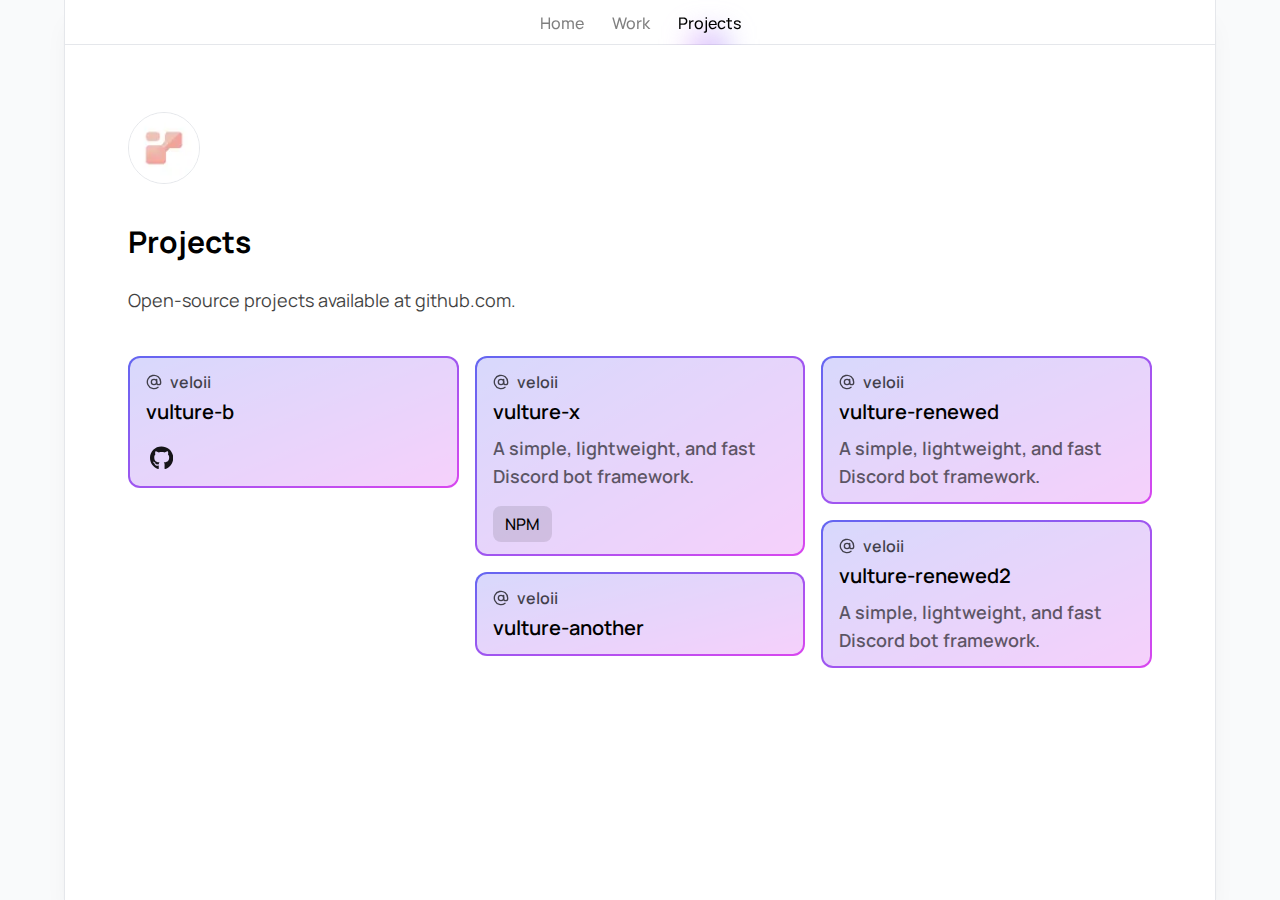
<file: projects/index.html>
<!DOCTYPE html><html lang="en"><head><meta charset="UTF-8"><meta name="description" content="Astro description"><meta name="viewport" content="width=device-width"><link rel="icon" type="image/svg+xml" href="/favicon.svg"><meta name="generator" content="Astro v3.2.2"><title>Welcome to Astro.</title><meta name="astro-view-transitions-enabled" content="true"><meta name="astro-view-transitions-fallback" content="animate"><link rel="stylesheet" href="/_astro/index.4e927d5f.css" />
<style>@keyframes astroFadeInOut{0%{opacity:1}to{opacity:0}}@keyframes astroFadeIn{0%{opacity:0}}@keyframes astroFadeOut{to{opacity:0}}@keyframes astroSlideFromRight{0%{transform:translate(100%)}}@keyframes astroSlideFromLeft{0%{transform:translate(-100%)}}@keyframes astroSlideToRight{to{transform:translate(100%)}}@keyframes astroSlideToLeft{to{transform:translate(-100%)}}@media (prefers-reduced-motion){::view-transition-group(*),::view-transition-old(*),::view-transition-new(*){animation:none!important}[data-astro-transition-scope]{animation:none!important}}
</style><script type="module" src="/_astro/hoisted.4c254732.js"></script><style>[data-astro-transition-scope="astro-7g36kj3v-1"] { view-transition-name: vulture-b; }</style><style>[data-astro-transition-scope="astro-7g36kj3v-2"] { view-transition-name: vulture-x; }</style><style>[data-astro-transition-scope="astro-7g36kj3v-3"] { view-transition-name: vulture-another; }</style><style>[data-astro-transition-scope="astro-7g36kj3v-4"] { view-transition-name: vulture-renewed; }</style><style>[data-astro-transition-scope="astro-7g36kj3v-5"] { view-transition-name: vulture-renewed2; }</style><style>[data-astro-transition-scope="astro-p2otjhr2-6"] { view-transition-name: nav-key-; }</style><style>[data-astro-transition-scope="astro-p2otjhr2-7"] { view-transition-name: nav-key-_work; }</style><style>[data-astro-transition-scope="astro-p2otjhr2-8"] { view-transition-name: nav-key-_projects; }</style><style>[data-astro-transition-scope="astro-rvgpfvqh-9"] { view-transition-name: nav-key; }</style></head><body class="dark:bg-black bg-gray-50 flex justify-center dark:text-white"><main class="max-w-6xl flex justify-center w-full min-h-screen dark:bg-neutral-950 bg-white shadow-xl shadow-black/5 border-x dark:border-x-neutral-800"><div class="max-w-5xl space-y-8 xl:px-0 lg:px-5 md:px-10 px-5 w-full pb-24"><div id="header-root" class="left-0 w-full z-50 fixed rounded-full transition-all duration-500 ease-in-out" data-astro-cid-526kr6un><div id="header-wrapper" class="p-[1px] max-w-6xl mx-auto transition-all duration-500 ease-in-out overflow-hidden" data-astro-cid-526kr6un><div id="header" class="flex-row text-base justify-center font-medium dark:text-white/50 text-black/50 items-center px-8 flex gap-7 border-b dark:border-b-neutral-800 h-11 duration-500 transition-all ease-in-out" data-astro-cid-526kr6un><div class="relative h-full flex flex-col justify-center" data-astro-cid-526kr6un><a href="/" role="button" aria-label="Navigate to Home" class="cursor-pointer z-20 relative dark:text-white/50 text-black/50" data-astro-cid-526kr6un data-astro-transition-scope="astro-p2otjhr2-6">Home</a></div><div class="relative h-full flex flex-col justify-center" data-astro-cid-526kr6un><a href="/work/" role="button" aria-label="Navigate to Work" class="cursor-pointer z-20 relative dark:text-white/50 text-black/50" data-astro-cid-526kr6un data-astro-transition-scope="astro-p2otjhr2-7">Work</a></div><div class="relative h-full flex flex-col justify-center" data-astro-cid-526kr6un><a href="/projects/" role="button" aria-label="Navigate to Projects" class="cursor-pointer z-20 relative dark:text-white text-black" data-astro-cid-526kr6un data-astro-transition-scope="astro-p2otjhr2-8">Projects</a><div class="h-[45px] left-[-50px] bottom-[-1px] w-[calc(100%+100px)] absolute pointer-events-none z-10 overflow-hidden" data-astro-cid-526kr6un data-astro-transition-scope="astro-rvgpfvqh-9"><div class="bg-gradient-to-l dark:from-primary-600 dark:to-accent-600 from-primary-400 to-accent-400 blur-lg -bottom-5 absolute w-6 left-1/2 -translate-x-1/2 h-7" data-astro-cid-526kr6un></div></div></div></div></div></div><div class="pt-12"></div><div class="flex-col flex gap-10"><div><img src="/_astro/icon.ac4c6b6b_ZWcczO.webp" alt="Icon" class="rounded-full mb-10 dark:border-0 border" width="72" height="72" loading="lazy" decoding="async"><h2>Projects</h2><p class="text-lg mt-6 leading-8 max-w-2xl opacity-75">Open-source projects available at github.com.</p></div><div class="columns-xs gap-4"><div class="w-full pb-4"><div class="rounded-xl p-[2px] overflow-hidden bg-gradient-to-br from-primary-500 to-accent-500" data-astro-transition-scope="astro-7g36kj3v-1"><div class="rounded-[10px] py-3 px-4 bg-white/75 dark:bg-black/75"><div class="flex gap-2 items-center mb-1 opacity-70"><svg viewBox="0 0 24 24" class="h-4" astro-icon="feather:at-sign"><g fill="none" stroke="currentColor" stroke-linecap="round" stroke-linejoin="round" stroke-width="2"><circle cx="12" cy="12" r="4"/><path d="M16 8v5a3 3 0 0 0 6 0v-1a10 10 0 1 0-3.92 7.94"/></g></svg><p class="font-semibold">veloii</p></div><span class="font-semibold text-xl">vulture-b</span><div class="flex justify-between mt-4"><div class="flex gap-4 p-1"><a class="inline-flex items-center rounded-lg text-base font-medium dark:text-white text-black transition-opacity opacity-90 hover:opacity-70" href="https://example.com" target="_blank"><svg viewBox="0 0 496 512" class="h-6" astro-icon="fa-brands:github"><path fill="currentColor" d="M165.9 397.4c0 2-2.3 3.6-5.2 3.6-3.3.3-5.6-1.3-5.6-3.6 0-2 2.3-3.6 5.2-3.6 3-.3 5.6 1.3 5.6 3.6zm-31.1-4.5c-.7 2 1.3 4.3 4.3 4.9 2.6 1 5.6 0 6.2-2s-1.3-4.3-4.3-5.2c-2.6-.7-5.5.3-6.2 2.3zm44.2-1.7c-2.9.7-4.9 2.6-4.6 4.9.3 2 2.9 3.3 5.9 2.6 2.9-.7 4.9-2.6 4.6-4.6-.3-1.9-3-3.2-5.9-2.9zM244.8 8C106.1 8 0 113.3 0 252c0 110.9 69.8 205.8 169.5 239.2 12.8 2.3 17.3-5.6 17.3-12.1 0-6.2-.3-40.4-.3-61.4 0 0-70 15-84.7-29.8 0 0-11.4-29.1-27.8-36.6 0 0-22.9-15.7 1.6-15.4 0 0 24.9 2 38.6 25.8 21.9 38.6 58.6 27.5 72.9 20.9 2.3-16 8.8-27.1 16-33.7-55.9-6.2-112.3-14.3-112.3-110.5 0-27.5 7.6-41.3 23.6-58.9-2.6-6.5-11.1-33.3 2.6-67.9 20.9-6.5 69 27 69 27 20-5.6 41.5-8.5 62.8-8.5s42.8 2.9 62.8 8.5c0 0 48.1-33.6 69-27 13.7 34.7 5.2 61.4 2.6 67.9 16 17.7 25.8 31.5 25.8 58.9 0 96.5-58.9 104.2-114.8 110.5 9.2 7.9 17 22.9 17 46.4 0 33.7-.3 75.4-.3 83.6 0 6.5 4.6 14.4 17.3 12.1C428.2 457.8 496 362.9 496 252 496 113.3 383.5 8 244.8 8zM97.2 352.9c-1.3 1-1 3.3.7 5.2 1.6 1.6 3.9 2.3 5.2 1 1.3-1 1-3.3-.7-5.2-1.6-1.6-3.9-2.3-5.2-1zm-10.8-8.1c-.7 1.3.3 2.9 2.3 3.9 1.6 1 3.6.7 4.3-.7.7-1.3-.3-2.9-2.3-3.9-2-.6-3.6-.3-4.3.7zm32.4 35.6c-1.6 1.3-1 4.3 1.3 6.2 2.3 2.3 5.2 2.6 6.5 1 1.3-1.3.7-4.3-1.3-6.2-2.2-2.3-5.2-2.6-6.5-1zm-11.4-14.7c-1.6 1-1.6 3.6 0 5.9 1.6 2.3 4.3 3.3 5.6 2.3 1.6-1.3 1.6-3.9 0-6.2-1.4-2.3-4-3.3-5.6-2z"/></svg></a></div></div></div></div></div><div class="w-full pb-4"><div class="rounded-xl p-[2px] overflow-hidden bg-gradient-to-br from-primary-500 to-accent-500" data-astro-transition-scope="astro-7g36kj3v-2"><div class="rounded-[10px] py-3 px-4 bg-white/75 dark:bg-black/75"><div class="flex gap-2 items-center mb-1 opacity-70"><svg viewBox="0 0 24 24" class="h-4" astro-icon="feather:at-sign"><g fill="none" stroke="currentColor" stroke-linecap="round" stroke-linejoin="round" stroke-width="2"><circle cx="12" cy="12" r="4"/><path d="M16 8v5a3 3 0 0 0 6 0v-1a10 10 0 1 0-3.92 7.94"/></g></svg><p class="font-semibold">veloii</p></div><span class="font-semibold text-xl">vulture-x</span><p class="text-lg pt-2 font-semibold opacity-60">A simple, lightweight, and fast Discord bot framework.</p><div class="flex justify-between mt-4"><div class="flex gap-2"><a class="inline-flex items-center px-3 py-1.5 text-base font-medium dark:bg-white/10 dark:hover:bg-white/20 dark:text-white bg-black/10 hover:bg-black/20 text-black transition-colors false rounded-lg" href="https://example.com" target="_blank">NPM</a></div><div class="flex gap-4 p-1"></div></div></div></div></div><div class="w-full pb-4"><div class="rounded-xl p-[2px] overflow-hidden bg-gradient-to-br from-primary-500 to-accent-500" data-astro-transition-scope="astro-7g36kj3v-3"><div class="rounded-[10px] py-3 px-4 bg-white/75 dark:bg-black/75"><div class="flex gap-2 items-center mb-1 opacity-70"><svg viewBox="0 0 24 24" class="h-4" astro-icon="feather:at-sign"><g fill="none" stroke="currentColor" stroke-linecap="round" stroke-linejoin="round" stroke-width="2"><circle cx="12" cy="12" r="4"/><path d="M16 8v5a3 3 0 0 0 6 0v-1a10 10 0 1 0-3.92 7.94"/></g></svg><p class="font-semibold">veloii</p></div><span class="font-semibold text-xl">vulture-another</span></div></div></div><div class="w-full pb-4"><div class="rounded-xl p-[2px] overflow-hidden bg-gradient-to-br from-primary-500 to-accent-500" data-astro-transition-scope="astro-7g36kj3v-4"><div class="rounded-[10px] py-3 px-4 bg-white/75 dark:bg-black/75"><div class="flex gap-2 items-center mb-1 opacity-70"><svg viewBox="0 0 24 24" class="h-4" astro-icon="feather:at-sign"><g fill="none" stroke="currentColor" stroke-linecap="round" stroke-linejoin="round" stroke-width="2"><circle cx="12" cy="12" r="4"/><path d="M16 8v5a3 3 0 0 0 6 0v-1a10 10 0 1 0-3.92 7.94"/></g></svg><p class="font-semibold">veloii</p></div><span class="font-semibold text-xl">vulture-renewed</span><p class="text-lg pt-2 font-semibold opacity-60">A simple, lightweight, and fast Discord bot framework.</p></div></div></div><div class="w-full pb-4"><div class="rounded-xl p-[2px] overflow-hidden bg-gradient-to-br from-primary-500 to-accent-500" data-astro-transition-scope="astro-7g36kj3v-5"><div class="rounded-[10px] py-3 px-4 bg-white/75 dark:bg-black/75"><div class="flex gap-2 items-center mb-1 opacity-70"><svg viewBox="0 0 24 24" class="h-4" astro-icon="feather:at-sign"><g fill="none" stroke="currentColor" stroke-linecap="round" stroke-linejoin="round" stroke-width="2"><circle cx="12" cy="12" r="4"/><path d="M16 8v5a3 3 0 0 0 6 0v-1a10 10 0 1 0-3.92 7.94"/></g></svg><p class="font-semibold">veloii</p></div><span class="font-semibold text-xl">vulture-renewed2</span><p class="text-lg pt-2 font-semibold opacity-60">A simple, lightweight, and fast Discord bot framework.</p></div></div></div></div></div></div></main></body></html>
</file>
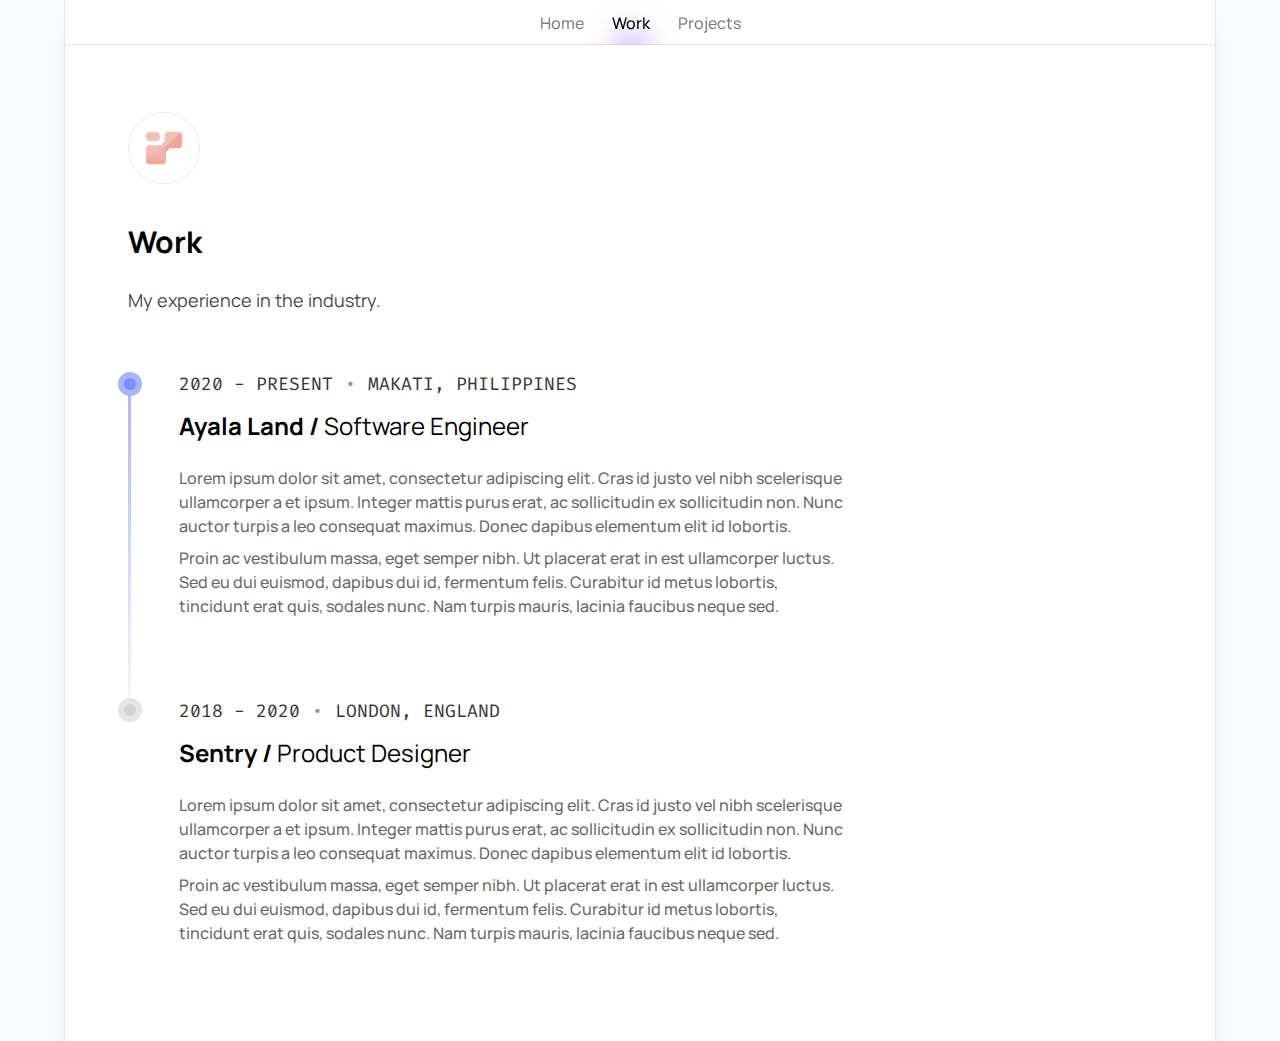
<file: work/index.html>
<!DOCTYPE html><html lang="en"><head><meta charset="UTF-8"><meta name="description" content="Astro description"><meta name="viewport" content="width=device-width"><link rel="icon" type="image/svg+xml" href="/favicon.svg"><meta name="generator" content="Astro v3.2.2"><title>Welcome to Astro.</title><meta name="astro-view-transitions-enabled" content="true"><meta name="astro-view-transitions-fallback" content="animate"><link rel="stylesheet" href="/_astro/index.4e927d5f.css" />
<style>@keyframes astroFadeInOut{0%{opacity:1}to{opacity:0}}@keyframes astroFadeIn{0%{opacity:0}}@keyframes astroFadeOut{to{opacity:0}}@keyframes astroSlideFromRight{0%{transform:translate(100%)}}@keyframes astroSlideFromLeft{0%{transform:translate(-100%)}}@keyframes astroSlideToRight{to{transform:translate(100%)}}@keyframes astroSlideToLeft{to{transform:translate(-100%)}}@media (prefers-reduced-motion){::view-transition-group(*),::view-transition-old(*),::view-transition-new(*){animation:none!important}[data-astro-transition-scope]{animation:none!important}}
</style><script type="module" src="/_astro/hoisted.4c254732.js"></script><style>[data-astro-transition-scope="astro-p2otjhr2-1"] { view-transition-name: nav-key-; }</style><style>[data-astro-transition-scope="astro-p2otjhr2-2"] { view-transition-name: nav-key-_work; }</style><style>[data-astro-transition-scope="astro-rvgpfvqh-3"] { view-transition-name: nav-key; }</style><style>[data-astro-transition-scope="astro-p2otjhr2-4"] { view-transition-name: nav-key-_projects; }</style></head><body class="dark:bg-black bg-gray-50 flex justify-center dark:text-white"><main class="max-w-6xl flex justify-center w-full min-h-screen dark:bg-neutral-950 bg-white shadow-xl shadow-black/5 border-x dark:border-x-neutral-800"><div class="max-w-5xl space-y-8 xl:px-0 lg:px-5 md:px-10 px-5 w-full pb-24"><div id="header-root" class="left-0 w-full z-50 fixed rounded-full transition-all duration-500 ease-in-out" data-astro-cid-526kr6un><div id="header-wrapper" class="p-[1px] max-w-6xl mx-auto transition-all duration-500 ease-in-out overflow-hidden" data-astro-cid-526kr6un><div id="header" class="flex-row text-base justify-center font-medium dark:text-white/50 text-black/50 items-center px-8 flex gap-7 border-b dark:border-b-neutral-800 h-11 duration-500 transition-all ease-in-out" data-astro-cid-526kr6un><div class="relative h-full flex flex-col justify-center" data-astro-cid-526kr6un><a href="/" role="button" aria-label="Navigate to Home" class="cursor-pointer z-20 relative dark:text-white/50 text-black/50" data-astro-cid-526kr6un data-astro-transition-scope="astro-p2otjhr2-1">Home</a></div><div class="relative h-full flex flex-col justify-center" data-astro-cid-526kr6un><a href="/work/" role="button" aria-label="Navigate to Work" class="cursor-pointer z-20 relative dark:text-white text-black" data-astro-cid-526kr6un data-astro-transition-scope="astro-p2otjhr2-2">Work</a><div class="h-[45px] left-[-50px] bottom-[-1px] w-[calc(100%+100px)] absolute pointer-events-none z-10 overflow-hidden" data-astro-cid-526kr6un data-astro-transition-scope="astro-rvgpfvqh-3"><div class="bg-gradient-to-l dark:from-primary-600 dark:to-accent-600 from-primary-400 to-accent-400 blur-lg -bottom-5 absolute w-6 left-1/2 -translate-x-1/2 h-7" data-astro-cid-526kr6un></div></div></div><div class="relative h-full flex flex-col justify-center" data-astro-cid-526kr6un><a href="/projects/" role="button" aria-label="Navigate to Projects" class="cursor-pointer z-20 relative dark:text-white/50 text-black/50" data-astro-cid-526kr6un data-astro-transition-scope="astro-p2otjhr2-4">Projects</a></div></div></div></div><div class="pt-12"></div><div class="flex-col flex gap-10"><div><img src="/_astro/icon.ac4c6b6b_ZWcczO.webp" alt="Icon" class="rounded-full mb-10 dark:border-0 border" width="72" height="72" loading="lazy" decoding="async"><h2>Work</h2><p class="text-lg mt-6 leading-8 max-w-2xl opacity-75">My experience in the industry.</p></div><div class="pt-4"><div class="flex gap-6 md:gap-12 relative"><div class="flex-grow min-w-[3px] max-w-[3px] flex justify-center items-start from-primary-300 to-neutral-100 dark:from-primary-900 dark:to-neutral-800 bg-gradient-to-b"><div class="h-6 w-6 absolute rounded-full grid place-content-center bg-primary-300 dark:bg-primary-900"><div class="h-3 w-3 rounded-full bg-primary-400 dark:bg-primary-500"></div></div></div><div class="pb-20"><h5 class="font-mono font-normal text-sm sm:text-base md:text-lg mt-[.1rem] uppercase md:-mt-[.1rem] mb-3 opacity-80">2020 - Present<span class="opacity-50 mx-3">•</span>Makati, Philippines</h5><div class="md:block hidden"><h3 class="font-normal"><span class="font-bold">Ayala Land / </span>Software Engineer</h3></div><div class="md:hidden"><h3 class="font-normal"><span class="font-bold">Ayala Land</span></h3><h3 class="font-normal">Software Engineer</h3></div><div class="space-y-2 max-w-2xl opacity-60 font-medium pt-6"><p>Lorem ipsum dolor sit amet, consectetur adipiscing elit. Cras id justo vel nibh scelerisque ullamcorper a et ipsum. Integer mattis purus erat, ac sollicitudin ex sollicitudin non. Nunc auctor turpis a leo consequat maximus. Donec dapibus elementum elit id lobortis.</p><p>Proin ac vestibulum massa, eget semper nibh. Ut placerat erat in est ullamcorper luctus. Sed eu dui euismod, dapibus dui id, fermentum felis. Curabitur id metus lobortis, tincidunt erat quis, sodales nunc. Nam turpis mauris, lacinia faucibus neque sed.</p></div></div></div><div class="flex gap-6 md:gap-12 relative"><div class="flex-grow min-w-[3px] max-w-[3px] flex justify-center items-start"><div class="h-6 w-6 absolute rounded-full grid place-content-center dark:bg-neutral-800 bg-neutral-200"><div class="h-3 w-3 rounded-full dark:bg-neutral-700 bg-neutral-300"></div></div></div><div><h5 class="font-mono font-normal text-sm sm:text-base md:text-lg mt-[.1rem] uppercase md:-mt-[.1rem] mb-3 opacity-80">2018 - 2020<span class="opacity-50 mx-3">•</span>London, England</h5><div class="md:block hidden"><h3 class="font-normal"><span class="font-bold">Sentry / </span>Product Designer</h3></div><div class="md:hidden"><h3 class="font-normal"><span class="font-bold">Sentry</span></h3><h3 class="font-normal">Product Designer</h3></div><div class="space-y-2 max-w-2xl opacity-60 font-medium pt-6"><p>Lorem ipsum dolor sit amet, consectetur adipiscing elit. Cras id justo vel nibh scelerisque ullamcorper a et ipsum. Integer mattis purus erat, ac sollicitudin ex sollicitudin non. Nunc auctor turpis a leo consequat maximus. Donec dapibus elementum elit id lobortis.</p><p>Proin ac vestibulum massa, eget semper nibh. Ut placerat erat in est ullamcorper luctus. Sed eu dui euismod, dapibus dui id, fermentum felis. Curabitur id metus lobortis, tincidunt erat quis, sodales nunc. Nam turpis mauris, lacinia faucibus neque sed.</p></div></div></div></div></div></div></main></body></html>
</file>
<file: _astro/index.4e927d5f.css>
@font-face{font-family:Manrope;font-style:normal;font-display:swap;font-weight:200;src:url(/_astro/manrope-latin-200-normal.30e5bf94.woff2) format("woff2"),url(/_astro/manrope-latin-200-normal.73984a06.woff) format("woff")}@font-face{font-family:Manrope;font-style:normal;font-display:swap;font-weight:300;src:url(/_astro/manrope-latin-300-normal.ec58e8aa.woff2) format("woff2"),url(/_astro/manrope-latin-300-normal.be5fb229.woff) format("woff")}@font-face{font-family:Manrope;font-style:normal;font-display:swap;font-weight:400;src:url(/_astro/manrope-latin-400-normal.87b933c1.woff2) format("woff2"),url(/_astro/manrope-latin-400-normal.b90aafb6.woff) format("woff")}@font-face{font-family:Manrope;font-style:normal;font-display:swap;font-weight:500;src:url(/_astro/manrope-latin-500-normal.43974f76.woff2) format("woff2"),url(/_astro/manrope-latin-500-normal.5489162c.woff) format("woff")}@font-face{font-family:Manrope;font-style:normal;font-display:swap;font-weight:600;src:url(/_astro/manrope-latin-600-normal.4b52f2bf.woff2) format("woff2"),url(/_astro/manrope-latin-600-normal.348168aa.woff) format("woff")}@font-face{font-family:Manrope;font-style:normal;font-display:swap;font-weight:700;src:url(/_astro/manrope-latin-700-normal.a97cf33c.woff2) format("woff2"),url(/_astro/manrope-latin-700-normal.368315fd.woff) format("woff")}@font-face{font-family:Manrope;font-style:normal;font-display:swap;font-weight:800;src:url(/_astro/manrope-latin-800-normal.2c93dbed.woff2) format("woff2"),url(/_astro/manrope-latin-800-normal.4ba5eb12.woff) format("woff")}@font-face{font-family:Fira Code;font-style:normal;font-display:swap;font-weight:300;src:url(/_astro/fira-code-latin-300-normal.cb9db9ee.woff2) format("woff2"),url(/_astro/fira-code-latin-300-normal.5e5431fc.woff) format("woff")}@font-face{font-family:Fira Code;font-style:normal;font-display:swap;font-weight:400;src:url(/_astro/fira-code-latin-400-normal.5246d691.woff2) format("woff2"),url(/_astro/fira-code-latin-400-normal.6abd7d2d.woff) format("woff")}@font-face{font-family:Fira Code;font-style:normal;font-display:swap;font-weight:500;src:url(/_astro/fira-code-latin-500-normal.d83d5e41.woff2) format("woff2"),url(/_astro/fira-code-latin-500-normal.202b80a4.woff) format("woff")}@font-face{font-family:Fira Code;font-style:normal;font-display:swap;font-weight:600;src:url(/_astro/fira-code-latin-600-normal.035afc98.woff2) format("woff2"),url(/_astro/fira-code-latin-600-normal.13bba70a.woff) format("woff")}@font-face{font-family:Fira Code;font-style:normal;font-display:swap;font-weight:700;src:url(/_astro/fira-code-latin-700-normal.dde68c29.woff2) format("woff2"),url(/_astro/fira-code-latin-700-normal.f1969593.woff) format("woff")}*,:before,:after{box-sizing:border-box;border-width:0;border-style:solid;border-color:#e5e7eb}:before,:after{--tw-content: ""}html{line-height:1.5;-webkit-text-size-adjust:100%;-moz-tab-size:4;-o-tab-size:4;tab-size:4;font-family:Manrope,ui-sans-serif,system-ui,-apple-system,BlinkMacSystemFont,Segoe UI,Roboto,Helvetica Neue,Arial,Noto Sans,sans-serif,"Apple Color Emoji","Segoe UI Emoji",Segoe UI Symbol,"Noto Color Emoji";font-feature-settings:normal;font-variation-settings:normal}body{margin:0;line-height:inherit}hr{height:0;color:inherit;border-top-width:1px}abbr:where([title]){-webkit-text-decoration:underline dotted;text-decoration:underline dotted}h1,h2,h3,h4,h5,h6{font-size:inherit;font-weight:inherit}a{color:inherit;text-decoration:inherit}b,strong{font-weight:bolder}code,kbd,samp,pre{font-family:Fira Code,ui-monospace,SFMono-Regular,Menlo,Monaco,Consolas,Liberation Mono,Courier New,monospace;font-size:1em}small{font-size:80%}sub,sup{font-size:75%;line-height:0;position:relative;vertical-align:baseline}sub{bottom:-.25em}sup{top:-.5em}table{text-indent:0;border-color:inherit;border-collapse:collapse}button,input,optgroup,select,textarea{font-family:inherit;font-feature-settings:inherit;font-variation-settings:inherit;font-size:100%;font-weight:inherit;line-height:inherit;color:inherit;margin:0;padding:0}button,select{text-transform:none}button,[type=button],[type=reset],[type=submit]{-webkit-appearance:button;background-color:transparent;background-image:none}:-moz-focusring{outline:auto}:-moz-ui-invalid{box-shadow:none}progress{vertical-align:baseline}::-webkit-inner-spin-button,::-webkit-outer-spin-button{height:auto}[type=search]{-webkit-appearance:textfield;outline-offset:-2px}::-webkit-search-decoration{-webkit-appearance:none}::-webkit-file-upload-button{-webkit-appearance:button;font:inherit}summary{display:list-item}blockquote,dl,dd,h1,h2,h3,h4,h5,h6,hr,figure,p,pre{margin:0}fieldset{margin:0;padding:0}legend{padding:0}ol,ul,menu{list-style:none;margin:0;padding:0}dialog{padding:0}textarea{resize:vertical}input::-moz-placeholder,textarea::-moz-placeholder{opacity:1;color:#9ca3af}input::placeholder,textarea::placeholder{opacity:1;color:#9ca3af}button,[role=button]{cursor:pointer}:disabled{cursor:default}img,svg,video,canvas,audio,iframe,embed,object{display:block;vertical-align:middle}img,video{max-width:100%;height:auto}[hidden]{display:none}h1{font-size:1.875rem!important;line-height:2.25rem!important;font-weight:700!important}@media (min-width: 768px){h1{font-size:2.25rem!important;line-height:2.5rem!important}}h2{font-size:1.5rem!important;line-height:2rem!important;font-weight:700!important}@media (min-width: 768px){h2{font-size:1.875rem!important;line-height:2.25rem!important}}h3{font-size:1.25rem!important;line-height:1.75rem!important;font-weight:700!important}@media (min-width: 768px){h3{font-size:1.5rem!important;line-height:2rem!important}}h4{font-size:1.125rem!important;line-height:1.75rem!important;font-weight:700!important}@media (min-width: 768px){h4{font-size:1.25rem!important;line-height:1.75rem!important}}*,:before,:after{--tw-border-spacing-x: 0;--tw-border-spacing-y: 0;--tw-translate-x: 0;--tw-translate-y: 0;--tw-rotate: 0;--tw-skew-x: 0;--tw-skew-y: 0;--tw-scale-x: 1;--tw-scale-y: 1;--tw-pan-x: ;--tw-pan-y: ;--tw-pinch-zoom: ;--tw-scroll-snap-strictness: proximity;--tw-gradient-from-position: ;--tw-gradient-via-position: ;--tw-gradient-to-position: ;--tw-ordinal: ;--tw-slashed-zero: ;--tw-numeric-figure: ;--tw-numeric-spacing: ;--tw-numeric-fraction: ;--tw-ring-inset: ;--tw-ring-offset-width: 0px;--tw-ring-offset-color: #fff;--tw-ring-color: rgb(59 130 246 / .5);--tw-ring-offset-shadow: 0 0 #0000;--tw-ring-shadow: 0 0 #0000;--tw-shadow: 0 0 #0000;--tw-shadow-colored: 0 0 #0000;--tw-blur: ;--tw-brightness: ;--tw-contrast: ;--tw-grayscale: ;--tw-hue-rotate: ;--tw-invert: ;--tw-saturate: ;--tw-sepia: ;--tw-drop-shadow: ;--tw-backdrop-blur: ;--tw-backdrop-brightness: ;--tw-backdrop-contrast: ;--tw-backdrop-grayscale: ;--tw-backdrop-hue-rotate: ;--tw-backdrop-invert: ;--tw-backdrop-opacity: ;--tw-backdrop-saturate: ;--tw-backdrop-sepia: }::backdrop{--tw-border-spacing-x: 0;--tw-border-spacing-y: 0;--tw-translate-x: 0;--tw-translate-y: 0;--tw-rotate: 0;--tw-skew-x: 0;--tw-skew-y: 0;--tw-scale-x: 1;--tw-scale-y: 1;--tw-pan-x: ;--tw-pan-y: ;--tw-pinch-zoom: ;--tw-scroll-snap-strictness: proximity;--tw-gradient-from-position: ;--tw-gradient-via-position: ;--tw-gradient-to-position: ;--tw-ordinal: ;--tw-slashed-zero: ;--tw-numeric-figure: ;--tw-numeric-spacing: ;--tw-numeric-fraction: ;--tw-ring-inset: ;--tw-ring-offset-width: 0px;--tw-ring-offset-color: #fff;--tw-ring-color: rgb(59 130 246 / .5);--tw-ring-offset-shadow: 0 0 #0000;--tw-ring-shadow: 0 0 #0000;--tw-shadow: 0 0 #0000;--tw-shadow-colored: 0 0 #0000;--tw-blur: ;--tw-brightness: ;--tw-contrast: ;--tw-grayscale: ;--tw-hue-rotate: ;--tw-invert: ;--tw-saturate: ;--tw-sepia: ;--tw-drop-shadow: ;--tw-backdrop-blur: ;--tw-backdrop-brightness: ;--tw-backdrop-contrast: ;--tw-backdrop-grayscale: ;--tw-backdrop-hue-rotate: ;--tw-backdrop-invert: ;--tw-backdrop-opacity: ;--tw-backdrop-saturate: ;--tw-backdrop-sepia: }.prose{color:var(--tw-prose-body);max-width:65ch}.prose :where(p):not(:where([class~=not-prose],[class~=not-prose] *)){margin-top:1.25em;margin-bottom:1.25em}.prose :where([class~=lead]):not(:where([class~=not-prose],[class~=not-prose] *)){color:var(--tw-prose-lead);font-size:1.25em;line-height:1.6;margin-top:1.2em;margin-bottom:1.2em}.prose :where(a):not(:where([class~=not-prose],[class~=not-prose] *)){color:var(--tw-prose-links);text-decoration:underline;font-weight:500}.prose :where(strong):not(:where([class~=not-prose],[class~=not-prose] *)){color:var(--tw-prose-bold);font-weight:600}.prose :where(a strong):not(:where([class~=not-prose],[class~=not-prose] *)){color:inherit}.prose :where(blockquote strong):not(:where([class~=not-prose],[class~=not-prose] *)){color:inherit}.prose :where(thead th strong):not(:where([class~=not-prose],[class~=not-prose] *)){color:inherit}.prose :where(ol):not(:where([class~=not-prose],[class~=not-prose] *)){list-style-type:decimal;margin-top:1.25em;margin-bottom:1.25em;padding-left:1.625em}.prose :where(ol[type=A]):not(:where([class~=not-prose],[class~=not-prose] *)){list-style-type:upper-alpha}.prose :where(ol[type=a]):not(:where([class~=not-prose],[class~=not-prose] *)){list-style-type:lower-alpha}.prose :where(ol[type=A s]):not(:where([class~=not-prose],[class~=not-prose] *)){list-style-type:upper-alpha}.prose :where(ol[type=a s]):not(:where([class~=not-prose],[class~=not-prose] *)){list-style-type:lower-alpha}.prose :where(ol[type=I]):not(:where([class~=not-prose],[class~=not-prose] *)){list-style-type:upper-roman}.prose :where(ol[type=i]):not(:where([class~=not-prose],[class~=not-prose] *)){list-style-type:lower-roman}.prose :where(ol[type=I s]):not(:where([class~=not-prose],[class~=not-prose] *)){list-style-type:upper-roman}.prose :where(ol[type=i s]):not(:where([class~=not-prose],[class~=not-prose] *)){list-style-type:lower-roman}.prose :where(ol[type="1"]):not(:where([class~=not-prose],[class~=not-prose] *)){list-style-type:decimal}.prose :where(ul):not(:where([class~=not-prose],[class~=not-prose] *)){list-style-type:disc;margin-top:1.25em;margin-bottom:1.25em;padding-left:1.625em}.prose :where(ol>li):not(:where([class~=not-prose],[class~=not-prose] *))::marker{font-weight:400;color:var(--tw-prose-counters)}.prose :where(ul>li):not(:where([class~=not-prose],[class~=not-prose] *))::marker{color:var(--tw-prose-bullets)}.prose :where(dt):not(:where([class~=not-prose],[class~=not-prose] *)){color:var(--tw-prose-headings);font-weight:600;margin-top:1.25em}.prose :where(hr):not(:where([class~=not-prose],[class~=not-prose] *)){border-color:var(--tw-prose-hr);border-top-width:1px;margin-top:3em;margin-bottom:3em}.prose :where(blockquote):not(:where([class~=not-prose],[class~=not-prose] *)){font-weight:500;font-style:italic;color:var(--tw-prose-quotes);border-left-width:.25rem;border-left-color:var(--tw-prose-quote-borders);quotes:"“""”""‘""’";margin-top:1.6em;margin-bottom:1.6em;padding-left:1em}.prose :where(blockquote p:first-of-type):not(:where([class~=not-prose],[class~=not-prose] *)):before{content:open-quote}.prose :where(blockquote p:last-of-type):not(:where([class~=not-prose],[class~=not-prose] *)):after{content:close-quote}.prose :where(h1):not(:where([class~=not-prose],[class~=not-prose] *)){color:var(--tw-prose-headings);font-weight:800;font-size:2.25em;margin-top:0;margin-bottom:.8888889em;line-height:1.1111111}.prose :where(h1 strong):not(:where([class~=not-prose],[class~=not-prose] *)){font-weight:900;color:inherit}.prose :where(h2):not(:where([class~=not-prose],[class~=not-prose] *)){color:var(--tw-prose-headings);font-weight:700;font-size:1.5em;margin-top:2em;margin-bottom:1em;line-height:1.3333333}.prose :where(h2 strong):not(:where([class~=not-prose],[class~=not-prose] *)){font-weight:800;color:inherit}.prose :where(h3):not(:where([class~=not-prose],[class~=not-prose] *)){color:var(--tw-prose-headings);font-weight:600;font-size:1.25em;margin-top:1.6em;margin-bottom:.6em;line-height:1.6}.prose :where(h3 strong):not(:where([class~=not-prose],[class~=not-prose] *)){font-weight:700;color:inherit}.prose :where(h4):not(:where([class~=not-prose],[class~=not-prose] *)){color:var(--tw-prose-headings);font-weight:600;margin-top:1.5em;margin-bottom:.5em;line-height:1.5}.prose :where(h4 strong):not(:where([class~=not-prose],[class~=not-prose] *)){font-weight:700;color:inherit}.prose :where(img):not(:where([class~=not-prose],[class~=not-prose] *)){margin-top:2em;margin-bottom:2em}.prose :where(picture):not(:where([class~=not-prose],[class~=not-prose] *)){display:block;margin-top:2em;margin-bottom:2em}.prose :where(kbd):not(:where([class~=not-prose],[class~=not-prose] *)){font-weight:500;font-family:inherit;color:var(--tw-prose-kbd);box-shadow:0 0 0 1px rgb(var(--tw-prose-kbd-shadows) / 10%),0 3px 0 rgb(var(--tw-prose-kbd-shadows) / 10%);font-size:.875em;border-radius:.3125rem;padding:.1875em .375em}.prose :where(code):not(:where([class~=not-prose],[class~=not-prose] *)){color:var(--tw-prose-code);font-weight:600;font-size:.875em}.prose :where(code):not(:where([class~=not-prose],[class~=not-prose] *)):before{content:"`"}.prose :where(code):not(:where([class~=not-prose],[class~=not-prose] *)):after{content:"`"}.prose :where(a code):not(:where([class~=not-prose],[class~=not-prose] *)){color:inherit}.prose :where(h1 code):not(:where([class~=not-prose],[class~=not-prose] *)){color:inherit}.prose :where(h2 code):not(:where([class~=not-prose],[class~=not-prose] *)){color:inherit;font-size:.875em}.prose :where(h3 code):not(:where([class~=not-prose],[class~=not-prose] *)){color:inherit;font-size:.9em}.prose :where(h4 code):not(:where([class~=not-prose],[class~=not-prose] *)){color:inherit}.prose :where(blockquote code):not(:where([class~=not-prose],[class~=not-prose] *)){color:inherit}.prose :where(thead th code):not(:where([class~=not-prose],[class~=not-prose] *)){color:inherit}.prose :where(pre):not(:where([class~=not-prose],[class~=not-prose] *)){color:var(--tw-prose-pre-code);background-color:var(--tw-prose-pre-bg);overflow-x:auto;font-weight:400;font-size:.875em;line-height:1.7142857;margin-top:1.7142857em;margin-bottom:1.7142857em;border-radius:.375rem;padding:.8571429em 1.1428571em}.prose :where(pre code):not(:where([class~=not-prose],[class~=not-prose] *)){background-color:transparent;border-width:0;border-radius:0;padding:0;font-weight:inherit;color:inherit;font-size:inherit;font-family:inherit;line-height:inherit}.prose :where(pre code):not(:where([class~=not-prose],[class~=not-prose] *)):before{content:none}.prose :where(pre code):not(:where([class~=not-prose],[class~=not-prose] *)):after{content:none}.prose :where(table):not(:where([class~=not-prose],[class~=not-prose] *)){width:100%;table-layout:auto;text-align:left;margin-top:2em;margin-bottom:2em;font-size:.875em;line-height:1.7142857}.prose :where(thead):not(:where([class~=not-prose],[class~=not-prose] *)){border-bottom-width:1px;border-bottom-color:var(--tw-prose-th-borders)}.prose :where(thead th):not(:where([class~=not-prose],[class~=not-prose] *)){color:var(--tw-prose-headings);font-weight:600;vertical-align:bottom;padding-right:.5714286em;padding-bottom:.5714286em;padding-left:.5714286em}.prose :where(tbody tr):not(:where([class~=not-prose],[class~=not-prose] *)){border-bottom-width:1px;border-bottom-color:var(--tw-prose-td-borders)}.prose :where(tbody tr:last-child):not(:where([class~=not-prose],[class~=not-prose] *)){border-bottom-width:0}.prose :where(tbody td):not(:where([class~=not-prose],[class~=not-prose] *)){vertical-align:baseline}.prose :where(tfoot):not(:where([class~=not-prose],[class~=not-prose] *)){border-top-width:1px;border-top-color:var(--tw-prose-th-borders)}.prose :where(tfoot td):not(:where([class~=not-prose],[class~=not-prose] *)){vertical-align:top}.prose :where(figure>*):not(:where([class~=not-prose],[class~=not-prose] *)){margin-top:0;margin-bottom:0}.prose :where(figcaption):not(:where([class~=not-prose],[class~=not-prose] *)){color:var(--tw-prose-captions);font-size:.875em;line-height:1.4285714;margin-top:.8571429em}.prose{--tw-prose-body: #374151;--tw-prose-headings: #111827;--tw-prose-lead: #4b5563;--tw-prose-links: #111827;--tw-prose-bold: #111827;--tw-prose-counters: #6b7280;--tw-prose-bullets: #d1d5db;--tw-prose-hr: #e5e7eb;--tw-prose-quotes: #111827;--tw-prose-quote-borders: #e5e7eb;--tw-prose-captions: #6b7280;--tw-prose-kbd: #111827;--tw-prose-kbd-shadows: 17 24 39;--tw-prose-code: #111827;--tw-prose-pre-code: #e5e7eb;--tw-prose-pre-bg: #1f2937;--tw-prose-th-borders: #d1d5db;--tw-prose-td-borders: #e5e7eb;--tw-prose-invert-body: #d1d5db;--tw-prose-invert-headings: #fff;--tw-prose-invert-lead: #9ca3af;--tw-prose-invert-links: #fff;--tw-prose-invert-bold: #fff;--tw-prose-invert-counters: #9ca3af;--tw-prose-invert-bullets: #4b5563;--tw-prose-invert-hr: #374151;--tw-prose-invert-quotes: #f3f4f6;--tw-prose-invert-quote-borders: #374151;--tw-prose-invert-captions: #9ca3af;--tw-prose-invert-kbd: #fff;--tw-prose-invert-kbd-shadows: 255 255 255;--tw-prose-invert-code: #fff;--tw-prose-invert-pre-code: #d1d5db;--tw-prose-invert-pre-bg: rgb(0 0 0 / 50%);--tw-prose-invert-th-borders: #4b5563;--tw-prose-invert-td-borders: #374151;font-size:1rem;line-height:1.75}.prose :where(picture>img):not(:where([class~=not-prose],[class~=not-prose] *)){margin-top:0;margin-bottom:0}.prose :where(video):not(:where([class~=not-prose],[class~=not-prose] *)){margin-top:2em;margin-bottom:2em}.prose :where(li):not(:where([class~=not-prose],[class~=not-prose] *)){margin-top:.5em;margin-bottom:.5em}.prose :where(ol>li):not(:where([class~=not-prose],[class~=not-prose] *)){padding-left:.375em}.prose :where(ul>li):not(:where([class~=not-prose],[class~=not-prose] *)){padding-left:.375em}.prose :where(.prose>ul>li p):not(:where([class~=not-prose],[class~=not-prose] *)){margin-top:.75em;margin-bottom:.75em}.prose :where(.prose>ul>li>*:first-child):not(:where([class~=not-prose],[class~=not-prose] *)){margin-top:1.25em}.prose :where(.prose>ul>li>*:last-child):not(:where([class~=not-prose],[class~=not-prose] *)){margin-bottom:1.25em}.prose :where(.prose>ol>li>*:first-child):not(:where([class~=not-prose],[class~=not-prose] *)){margin-top:1.25em}.prose :where(.prose>ol>li>*:last-child):not(:where([class~=not-prose],[class~=not-prose] *)){margin-bottom:1.25em}.prose :where(ul ul,ul ol,ol ul,ol ol):not(:where([class~=not-prose],[class~=not-prose] *)){margin-top:.75em;margin-bottom:.75em}.prose :where(dl):not(:where([class~=not-prose],[class~=not-prose] *)){margin-top:1.25em;margin-bottom:1.25em}.prose :where(dd):not(:where([class~=not-prose],[class~=not-prose] *)){margin-top:.5em;padding-left:1.625em}.prose :where(hr+*):not(:where([class~=not-prose],[class~=not-prose] *)){margin-top:0}.prose :where(h2+*):not(:where([class~=not-prose],[class~=not-prose] *)){margin-top:0}.prose :where(h3+*):not(:where([class~=not-prose],[class~=not-prose] *)){margin-top:0}.prose :where(h4+*):not(:where([class~=not-prose],[class~=not-prose] *)){margin-top:0}.prose :where(thead th:first-child):not(:where([class~=not-prose],[class~=not-prose] *)){padding-left:0}.prose :where(thead th:last-child):not(:where([class~=not-prose],[class~=not-prose] *)){padding-right:0}.prose :where(tbody td,tfoot td):not(:where([class~=not-prose],[class~=not-prose] *)){padding:.5714286em}.prose :where(tbody td:first-child,tfoot td:first-child):not(:where([class~=not-prose],[class~=not-prose] *)){padding-left:0}.prose :where(tbody td:last-child,tfoot td:last-child):not(:where([class~=not-prose],[class~=not-prose] *)){padding-right:0}.prose :where(figure):not(:where([class~=not-prose],[class~=not-prose] *)){margin-top:2em;margin-bottom:2em}.prose :where(.prose>:first-child):not(:where([class~=not-prose],[class~=not-prose] *)){margin-top:0}.prose :where(.prose>:last-child):not(:where([class~=not-prose],[class~=not-prose] *)){margin-bottom:0}.prose-neutral{--tw-prose-body: #404040;--tw-prose-headings: #171717;--tw-prose-lead: #525252;--tw-prose-links: #171717;--tw-prose-bold: #171717;--tw-prose-counters: #737373;--tw-prose-bullets: #d4d4d4;--tw-prose-hr: #e5e5e5;--tw-prose-quotes: #171717;--tw-prose-quote-borders: #e5e5e5;--tw-prose-captions: #737373;--tw-prose-kbd: #171717;--tw-prose-kbd-shadows: 23 23 23;--tw-prose-code: #171717;--tw-prose-pre-code: #e5e5e5;--tw-prose-pre-bg: #262626;--tw-prose-th-borders: #d4d4d4;--tw-prose-td-borders: #e5e5e5;--tw-prose-invert-body: #d4d4d4;--tw-prose-invert-headings: #fff;--tw-prose-invert-lead: #a3a3a3;--tw-prose-invert-links: #fff;--tw-prose-invert-bold: #fff;--tw-prose-invert-counters: #a3a3a3;--tw-prose-invert-bullets: #525252;--tw-prose-invert-hr: #404040;--tw-prose-invert-quotes: #f5f5f5;--tw-prose-invert-quote-borders: #404040;--tw-prose-invert-captions: #a3a3a3;--tw-prose-invert-kbd: #fff;--tw-prose-invert-kbd-shadows: 255 255 255;--tw-prose-invert-code: #fff;--tw-prose-invert-pre-code: #d4d4d4;--tw-prose-invert-pre-bg: rgb(0 0 0 / 50%);--tw-prose-invert-th-borders: #525252;--tw-prose-invert-td-borders: #404040}.pointer-events-none{pointer-events:none!important}.fixed{position:fixed!important}.absolute{position:absolute!important}.relative{position:relative!important}.-bottom-5{bottom:-1.25rem!important}.bottom-\[-1px\]{bottom:-1px!important}.left-0{left:0!important}.left-1\/2{left:50%!important}.left-\[-50px\]{left:-50px!important}.right-auto{right:auto!important}.z-10{z-index:10!important}.z-20{z-index:20!important}.z-50{z-index:50!important}.mx-3{margin-left:.75rem!important;margin-right:.75rem!important}.mx-auto{margin-left:auto!important;margin-right:auto!important}.mb-1{margin-bottom:.25rem!important}.mb-10{margin-bottom:2.5rem!important}.mb-3{margin-bottom:.75rem!important}.ml-\[calc\(\(var\(--screen-width\)-var\(--width-offset\)\)\/-2\)\]{margin-left:calc((var(--screen-width) - var(--width-offset)) / -2)!important}.mt-4{margin-top:1rem!important}.mt-6{margin-top:1.5rem!important}.mt-\[\.1rem\]{margin-top:.1rem!important}.flex{display:flex!important}.inline-flex{display:inline-flex!important}.grid{display:grid!important}.hidden{display:none!important}.h-11{height:2.75rem!important}.h-12{height:3rem!important}.h-3{height:.75rem!important}.h-4{height:1rem!important}.h-6{height:1.5rem!important}.h-7{height:1.75rem!important}.h-8{height:2rem!important}.h-\[45px\]{height:45px!important}.h-full{height:100%!important}.max-h-\[300px\]{max-height:300px!important}.min-h-screen{min-height:100vh!important}.w-3{width:.75rem!important}.w-6{width:1.5rem!important}.w-\[calc\(100\%\+100px\)\]{width:calc(100% + 100px)!important}.w-\[calc\(var\(--screen-width\)-var\(--width-offset\)\)\]{width:calc(var(--screen-width) - var(--width-offset))!important}.w-full{width:100%!important}.min-w-\[3px\]{min-width:3px!important}.max-w-2xl{max-width:42rem!important}.max-w-5xl{max-width:64rem!important}.max-w-6xl{max-width:72rem!important}.max-w-\[3px\]{max-width:3px!important}.flex-shrink-0{flex-shrink:0!important}.flex-grow{flex-grow:1!important}.-translate-x-1\/2{--tw-translate-x: -50% !important;transform:translate(var(--tw-translate-x),var(--tw-translate-y)) rotate(var(--tw-rotate)) skew(var(--tw-skew-x)) skewY(var(--tw-skew-y)) scaleX(var(--tw-scale-x)) scaleY(var(--tw-scale-y))!important}.cursor-pointer{cursor:pointer!important}.columns-xs{-moz-columns:20rem!important;columns:20rem!important}.flex-row{flex-direction:row!important}.flex-col{flex-direction:column!important}.place-content-center{place-content:center!important}.items-start{align-items:flex-start!important}.items-center{align-items:center!important}.justify-center{justify-content:center!important}.justify-between{justify-content:space-between!important}.gap-10{gap:2.5rem!important}.gap-16{gap:4rem!important}.gap-2{gap:.5rem!important}.gap-4{gap:1rem!important}.gap-5{gap:1.25rem!important}.gap-6{gap:1.5rem!important}.gap-7{gap:1.75rem!important}.space-y-2>:not([hidden])~:not([hidden]){--tw-space-y-reverse: 0 !important;margin-top:calc(.5rem * calc(1 - var(--tw-space-y-reverse)))!important;margin-bottom:calc(.5rem * var(--tw-space-y-reverse))!important}.space-y-3>:not([hidden])~:not([hidden]){--tw-space-y-reverse: 0 !important;margin-top:calc(.75rem * calc(1 - var(--tw-space-y-reverse)))!important;margin-bottom:calc(.75rem * var(--tw-space-y-reverse))!important}.space-y-32>:not([hidden])~:not([hidden]){--tw-space-y-reverse: 0 !important;margin-top:calc(8rem * calc(1 - var(--tw-space-y-reverse)))!important;margin-bottom:calc(8rem * var(--tw-space-y-reverse))!important}.space-y-4>:not([hidden])~:not([hidden]){--tw-space-y-reverse: 0 !important;margin-top:calc(1rem * calc(1 - var(--tw-space-y-reverse)))!important;margin-bottom:calc(1rem * var(--tw-space-y-reverse))!important}.space-y-5>:not([hidden])~:not([hidden]){--tw-space-y-reverse: 0 !important;margin-top:calc(1.25rem * calc(1 - var(--tw-space-y-reverse)))!important;margin-bottom:calc(1.25rem * var(--tw-space-y-reverse))!important}.space-y-6>:not([hidden])~:not([hidden]){--tw-space-y-reverse: 0 !important;margin-top:calc(1.5rem * calc(1 - var(--tw-space-y-reverse)))!important;margin-bottom:calc(1.5rem * var(--tw-space-y-reverse))!important}.space-y-8>:not([hidden])~:not([hidden]){--tw-space-y-reverse: 0 !important;margin-top:calc(2rem * calc(1 - var(--tw-space-y-reverse)))!important;margin-bottom:calc(2rem * var(--tw-space-y-reverse))!important}.overflow-hidden{overflow:hidden!important}.rounded{border-radius:.25rem!important}.rounded-\[10px\]{border-radius:10px!important}.rounded-\[50px\]{border-radius:50px!important}.rounded-full{border-radius:9999px!important}.rounded-lg{border-radius:.5rem!important}.rounded-xl{border-radius:.75rem!important}.rounded-l{border-top-left-radius:.25rem!important;border-bottom-left-radius:.25rem!important}.rounded-r{border-top-right-radius:.25rem!important;border-bottom-right-radius:.25rem!important}.border{border-width:1px!important}.border-x{border-left-width:1px!important;border-right-width:1px!important}.border-b{border-bottom-width:1px!important}.border-b-0{border-bottom-width:0px!important}.bg-accent-600{--tw-bg-opacity: 1 !important;background-color:rgb(192 38 211 / var(--tw-bg-opacity))!important}.bg-black\/10{background-color:#0000001a!important}.bg-gray-200{--tw-bg-opacity: 1 !important;background-color:rgb(229 231 235 / var(--tw-bg-opacity))!important}.bg-gray-50{--tw-bg-opacity: 1 !important;background-color:rgb(249 250 251 / var(--tw-bg-opacity))!important}.bg-neutral-100{--tw-bg-opacity: 1 !important;background-color:rgb(245 245 245 / var(--tw-bg-opacity))!important}.bg-neutral-200{--tw-bg-opacity: 1 !important;background-color:rgb(229 229 229 / var(--tw-bg-opacity))!important}.bg-neutral-200\/50{background-color:#e5e5e580!important}.bg-neutral-300{--tw-bg-opacity: 1 !important;background-color:rgb(212 212 212 / var(--tw-bg-opacity))!important}.bg-primary-300{--tw-bg-opacity: 1 !important;background-color:rgb(165 180 252 / var(--tw-bg-opacity))!important}.bg-primary-400{--tw-bg-opacity: 1 !important;background-color:rgb(129 140 248 / var(--tw-bg-opacity))!important}.bg-primary-600{--tw-bg-opacity: 1 !important;background-color:rgb(79 70 229 / var(--tw-bg-opacity))!important}.bg-white{--tw-bg-opacity: 1 !important;background-color:rgb(255 255 255 / var(--tw-bg-opacity))!important}.bg-white\/75{background-color:#ffffffbf!important}.bg-white\/80{background-color:#fffc!important}.bg-gradient-to-b{background-image:linear-gradient(to bottom,var(--tw-gradient-stops))!important}.bg-gradient-to-br{background-image:linear-gradient(to bottom right,var(--tw-gradient-stops))!important}.bg-gradient-to-l{background-image:linear-gradient(to left,var(--tw-gradient-stops))!important}.bg-gradient-to-r{background-image:linear-gradient(to right,var(--tw-gradient-stops))!important}.from-accent-600{--tw-gradient-from: #c026d3 var(--tw-gradient-from-position) !important;--tw-gradient-to: rgb(192 38 211 / 0) var(--tw-gradient-to-position) !important;--tw-gradient-stops: var(--tw-gradient-from), var(--tw-gradient-to) !important}.from-primary-300{--tw-gradient-from: #a5b4fc var(--tw-gradient-from-position) !important;--tw-gradient-to: rgb(165 180 252 / 0) var(--tw-gradient-to-position) !important;--tw-gradient-stops: var(--tw-gradient-from), var(--tw-gradient-to) !important}.from-primary-400{--tw-gradient-from: #818cf8 var(--tw-gradient-from-position) !important;--tw-gradient-to: rgb(129 140 248 / 0) var(--tw-gradient-to-position) !important;--tw-gradient-stops: var(--tw-gradient-from), var(--tw-gradient-to) !important}.from-primary-500{--tw-gradient-from: #6366f1 var(--tw-gradient-from-position) !important;--tw-gradient-to: rgb(99 102 241 / 0) var(--tw-gradient-to-position) !important;--tw-gradient-stops: var(--tw-gradient-from), var(--tw-gradient-to) !important}.to-accent-400{--tw-gradient-to: #e879f9 var(--tw-gradient-to-position) !important}.to-accent-500{--tw-gradient-to: #d946ef var(--tw-gradient-to-position) !important}.to-neutral-100{--tw-gradient-to: #f5f5f5 var(--tw-gradient-to-position) !important}.to-primary-600{--tw-gradient-to: #4f46e5 var(--tw-gradient-to-position) !important}.object-cover{-o-object-fit:cover!important;object-fit:cover!important}.p-1{padding:.25rem!important}.p-\[1px\]{padding:1px!important}.p-\[2px\]{padding:2px!important}.px-3{padding-left:.75rem!important;padding-right:.75rem!important}.px-4{padding-left:1rem!important;padding-right:1rem!important}.px-5{padding-left:1.25rem!important;padding-right:1.25rem!important}.px-6{padding-left:1.5rem!important;padding-right:1.5rem!important}.px-8{padding-left:2rem!important;padding-right:2rem!important}.py-1{padding-top:.25rem!important;padding-bottom:.25rem!important}.py-1\.5{padding-top:.375rem!important;padding-bottom:.375rem!important}.py-2{padding-top:.5rem!important;padding-bottom:.5rem!important}.py-3{padding-top:.75rem!important;padding-bottom:.75rem!important}.pb-20{padding-bottom:5rem!important}.pb-24{padding-bottom:6rem!important}.pb-4{padding-bottom:1rem!important}.pt-10{padding-top:2.5rem!important}.pt-12{padding-top:3rem!important}.pt-2{padding-top:.5rem!important}.pt-4{padding-top:1rem!important}.pt-5{padding-top:1.25rem!important}.pt-6{padding-top:1.5rem!important}.text-justify{text-align:justify!important}.font-mono{font-family:Fira Code,ui-monospace,SFMono-Regular,Menlo,Monaco,Consolas,Liberation Mono,Courier New,monospace!important}.text-base{font-size:1rem!important;line-height:1.5rem!important}.text-lg{font-size:1.125rem!important;line-height:1.75rem!important}.text-sm{font-size:.875rem!important;line-height:1.25rem!important}.text-xl{font-size:1.25rem!important;line-height:1.75rem!important}.font-bold{font-weight:700!important}.font-medium{font-weight:500!important}.font-normal{font-weight:400!important}.font-semibold{font-weight:600!important}.uppercase{text-transform:uppercase!important}.leading-8{line-height:2rem!important}.text-black{--tw-text-opacity: 1 !important;color:rgb(0 0 0 / var(--tw-text-opacity))!important}.text-black\/50{color:#00000080!important}.text-white{--tw-text-opacity: 1 !important;color:rgb(255 255 255 / var(--tw-text-opacity))!important}.opacity-50{opacity:.5!important}.opacity-60{opacity:.6!important}.opacity-70{opacity:.7!important}.opacity-75{opacity:.75!important}.opacity-80{opacity:.8!important}.opacity-90{opacity:.9!important}.shadow-xl{--tw-shadow: 0 20px 25px -5px rgb(0 0 0 / .1), 0 8px 10px -6px rgb(0 0 0 / .1) !important;--tw-shadow-colored: 0 20px 25px -5px var(--tw-shadow-color), 0 8px 10px -6px var(--tw-shadow-color) !important;box-shadow:var(--tw-ring-offset-shadow, 0 0 #0000),var(--tw-ring-shadow, 0 0 #0000),var(--tw-shadow)!important}.shadow-black\/5{--tw-shadow-color: rgb(0 0 0 / .05) !important;--tw-shadow: var(--tw-shadow-colored) !important}.blur-lg{--tw-blur: blur(16px) !important;filter:var(--tw-blur) var(--tw-brightness) var(--tw-contrast) var(--tw-grayscale) var(--tw-hue-rotate) var(--tw-invert) var(--tw-saturate) var(--tw-sepia) var(--tw-drop-shadow)!important}.filter{filter:var(--tw-blur) var(--tw-brightness) var(--tw-contrast) var(--tw-grayscale) var(--tw-hue-rotate) var(--tw-invert) var(--tw-saturate) var(--tw-sepia) var(--tw-drop-shadow)!important}.backdrop-blur{--tw-backdrop-blur: blur(8px) !important;-webkit-backdrop-filter:var(--tw-backdrop-blur) var(--tw-backdrop-brightness) var(--tw-backdrop-contrast) var(--tw-backdrop-grayscale) var(--tw-backdrop-hue-rotate) var(--tw-backdrop-invert) var(--tw-backdrop-opacity) var(--tw-backdrop-saturate) var(--tw-backdrop-sepia)!important;backdrop-filter:var(--tw-backdrop-blur) var(--tw-backdrop-brightness) var(--tw-backdrop-contrast) var(--tw-backdrop-grayscale) var(--tw-backdrop-hue-rotate) var(--tw-backdrop-invert) var(--tw-backdrop-opacity) var(--tw-backdrop-saturate) var(--tw-backdrop-sepia)!important}.transition{transition-property:color,background-color,border-color,text-decoration-color,fill,stroke,opacity,box-shadow,transform,filter,-webkit-backdrop-filter!important;transition-property:color,background-color,border-color,text-decoration-color,fill,stroke,opacity,box-shadow,transform,filter,backdrop-filter!important;transition-property:color,background-color,border-color,text-decoration-color,fill,stroke,opacity,box-shadow,transform,filter,backdrop-filter,-webkit-backdrop-filter!important;transition-timing-function:cubic-bezier(.4,0,.2,1)!important;transition-duration:.15s!important}.transition-all{transition-property:all!important;transition-timing-function:cubic-bezier(.4,0,.2,1)!important;transition-duration:.15s!important}.transition-colors{transition-property:color,background-color,border-color,text-decoration-color,fill,stroke!important;transition-timing-function:cubic-bezier(.4,0,.2,1)!important;transition-duration:.15s!important}.transition-opacity{transition-property:opacity!important;transition-timing-function:cubic-bezier(.4,0,.2,1)!important;transition-duration:.15s!important}.duration-500{transition-duration:.5s!important}.duration-\[\.35s\]{transition-duration:.35s!important}.duration-\[\.3s\]{transition-duration:.3s!important}.ease-in-out{transition-timing-function:cubic-bezier(.4,0,.2,1)!important}.ease-out{transition-timing-function:cubic-bezier(0,0,.2,1)!important}@media (prefers-color-scheme: dark){*{color-scheme:dark}}html{overflow-y:scroll}@media (prefers-color-scheme: dark){.dark\:prose-invert{--tw-prose-body: var(--tw-prose-invert-body);--tw-prose-headings: var(--tw-prose-invert-headings);--tw-prose-lead: var(--tw-prose-invert-lead);--tw-prose-links: var(--tw-prose-invert-links);--tw-prose-bold: var(--tw-prose-invert-bold);--tw-prose-counters: var(--tw-prose-invert-counters);--tw-prose-bullets: var(--tw-prose-invert-bullets);--tw-prose-hr: var(--tw-prose-invert-hr);--tw-prose-quotes: var(--tw-prose-invert-quotes);--tw-prose-quote-borders: var(--tw-prose-invert-quote-borders);--tw-prose-captions: var(--tw-prose-invert-captions);--tw-prose-kbd: var(--tw-prose-invert-kbd);--tw-prose-kbd-shadows: var(--tw-prose-invert-kbd-shadows);--tw-prose-code: var(--tw-prose-invert-code);--tw-prose-pre-code: var(--tw-prose-invert-pre-code);--tw-prose-pre-bg: var(--tw-prose-invert-pre-bg);--tw-prose-th-borders: var(--tw-prose-invert-th-borders);--tw-prose-td-borders: var(--tw-prose-invert-td-borders)}}.hover\:bg-black\/20:hover{background-color:#0003!important}.hover\:bg-gradient-to-br:hover{background-image:linear-gradient(to bottom right,var(--tw-gradient-stops))!important}.hover\:from-primary-500:hover{--tw-gradient-from: #6366f1 var(--tw-gradient-from-position) !important;--tw-gradient-to: rgb(99 102 241 / 0) var(--tw-gradient-to-position) !important;--tw-gradient-stops: var(--tw-gradient-from), var(--tw-gradient-to) !important}.hover\:to-accent-500:hover{--tw-gradient-to: #d946ef var(--tw-gradient-to-position) !important}.hover\:opacity-50:hover{opacity:.5!important}.hover\:opacity-70:hover{opacity:.7!important}.hover\:opacity-80:hover{opacity:.8!important}.group:hover .group-hover\:bg-white\/75{background-color:#ffffffbf!important}.prose-a\:text-primary-400 :is(:where(a):not(:where([class~=not-prose],[class~=not-prose] *))){--tw-text-opacity: 1 !important;color:rgb(129 140 248 / var(--tw-text-opacity))!important}.prose-a\:no-underline :is(:where(a):not(:where([class~=not-prose],[class~=not-prose] *))){text-decoration-line:none!important}@media (prefers-color-scheme: dark){.dark\:border-0{border-width:0px!important}.dark\:border-x-neutral-800{--tw-border-opacity: 1 !important;border-left-color:rgb(38 38 38 / var(--tw-border-opacity))!important;border-right-color:rgb(38 38 38 / var(--tw-border-opacity))!important}.dark\:border-b-neutral-800{--tw-border-opacity: 1 !important;border-bottom-color:rgb(38 38 38 / var(--tw-border-opacity))!important}.dark\:bg-black{--tw-bg-opacity: 1 !important;background-color:rgb(0 0 0 / var(--tw-bg-opacity))!important}.dark\:bg-black\/70{background-color:#000000b3!important}.dark\:bg-black\/75{background-color:#000000bf!important}.dark\:bg-neutral-700{--tw-bg-opacity: 1 !important;background-color:rgb(64 64 64 / var(--tw-bg-opacity))!important}.dark\:bg-neutral-700\/40{background-color:#40404066!important}.dark\:bg-neutral-800{--tw-bg-opacity: 1 !important;background-color:rgb(38 38 38 / var(--tw-bg-opacity))!important}.dark\:bg-neutral-900{--tw-bg-opacity: 1 !important;background-color:rgb(23 23 23 / var(--tw-bg-opacity))!important}.dark\:bg-neutral-950{--tw-bg-opacity: 1 !important;background-color:rgb(10 10 10 / var(--tw-bg-opacity))!important}.dark\:bg-primary-500{--tw-bg-opacity: 1 !important;background-color:rgb(99 102 241 / var(--tw-bg-opacity))!important}.dark\:bg-primary-900{--tw-bg-opacity: 1 !important;background-color:rgb(49 46 129 / var(--tw-bg-opacity))!important}.dark\:bg-white\/10{background-color:#ffffff1a!important}.dark\:from-primary-600{--tw-gradient-from: #4f46e5 var(--tw-gradient-from-position) !important;--tw-gradient-to: rgb(79 70 229 / 0) var(--tw-gradient-to-position) !important;--tw-gradient-stops: var(--tw-gradient-from), var(--tw-gradient-to) !important}.dark\:from-primary-900{--tw-gradient-from: #312e81 var(--tw-gradient-from-position) !important;--tw-gradient-to: rgb(49 46 129 / 0) var(--tw-gradient-to-position) !important;--tw-gradient-stops: var(--tw-gradient-from), var(--tw-gradient-to) !important}.dark\:to-accent-600{--tw-gradient-to: #c026d3 var(--tw-gradient-to-position) !important}.dark\:to-neutral-800{--tw-gradient-to: #262626 var(--tw-gradient-to-position) !important}.dark\:text-white{--tw-text-opacity: 1 !important;color:rgb(255 255 255 / var(--tw-text-opacity))!important}.dark\:text-white\/50{color:#ffffff80!important}.dark\:hover\:bg-white\/20:hover{background-color:#fff3!important}.group:hover .group-hover\:dark\:bg-black\/75{background-color:#000000bf!important}}@media (min-width: 640px){.sm\:text-base{font-size:1rem!important;line-height:1.5rem!important}}@media (min-width: 768px){.md\:-mt-\[\.1rem\]{margin-top:-.1rem!important}.md\:block{display:block!important}.md\:hidden{display:none!important}.md\:w-3\/4{width:75%!important}.md\:gap-12{gap:3rem!important}.md\:px-10{padding-left:2.5rem!important;padding-right:2.5rem!important}.md\:text-lg{font-size:1.125rem!important;line-height:1.75rem!important}}@media (min-width: 1024px){.lg\:w-\[38\%\]{width:38%!important}.lg\:flex-row{flex-direction:row!important}.lg\:items-start{align-items:flex-start!important}.lg\:px-5{padding-left:1.25rem!important;padding-right:1.25rem!important}}@media (min-width: 1280px){.xl\:px-0{padding-left:0!important;padding-right:0!important}}.header-sticky[data-astro-cid-526kr6un]{height:3rem!important;border-radius:50px!important;border-bottom-width:0px!important;background-color:#fffc!important}@media (prefers-color-scheme: dark){.header-sticky[data-astro-cid-526kr6un]{background-color:#000000b3!important}}.header-wrapper-sticky[data-astro-cid-526kr6un]{position:relative!important;z-index:50!important;border-radius:50px!important;background-color:#e5e5e580!important;--tw-backdrop-blur: blur(8px) !important;-webkit-backdrop-filter:var(--tw-backdrop-blur) var(--tw-backdrop-brightness) var(--tw-backdrop-contrast) var(--tw-backdrop-grayscale) var(--tw-backdrop-hue-rotate) var(--tw-backdrop-invert) var(--tw-backdrop-opacity) var(--tw-backdrop-saturate) var(--tw-backdrop-sepia)!important;backdrop-filter:var(--tw-backdrop-blur) var(--tw-backdrop-brightness) var(--tw-backdrop-contrast) var(--tw-backdrop-grayscale) var(--tw-backdrop-hue-rotate) var(--tw-backdrop-invert) var(--tw-backdrop-opacity) var(--tw-backdrop-saturate) var(--tw-backdrop-sepia)!important}@media (prefers-color-scheme: dark){.header-wrapper-sticky[data-astro-cid-526kr6un]{background-color:#40404066!important}}.header-root-sticky[data-astro-cid-526kr6un]{border-radius:9999px!important;padding-top:1.25rem!important}.header-root-sticky-delay[data-astro-cid-526kr6un]{--screen-width: min(100%,1152px);--width-offset: 2rem;left:50%!important;right:auto!important;margin-left:calc((var(--screen-width) - var(--width-offset)) / -2)!important;width:calc(var(--screen-width) - var(--width-offset))!important}
</file>
